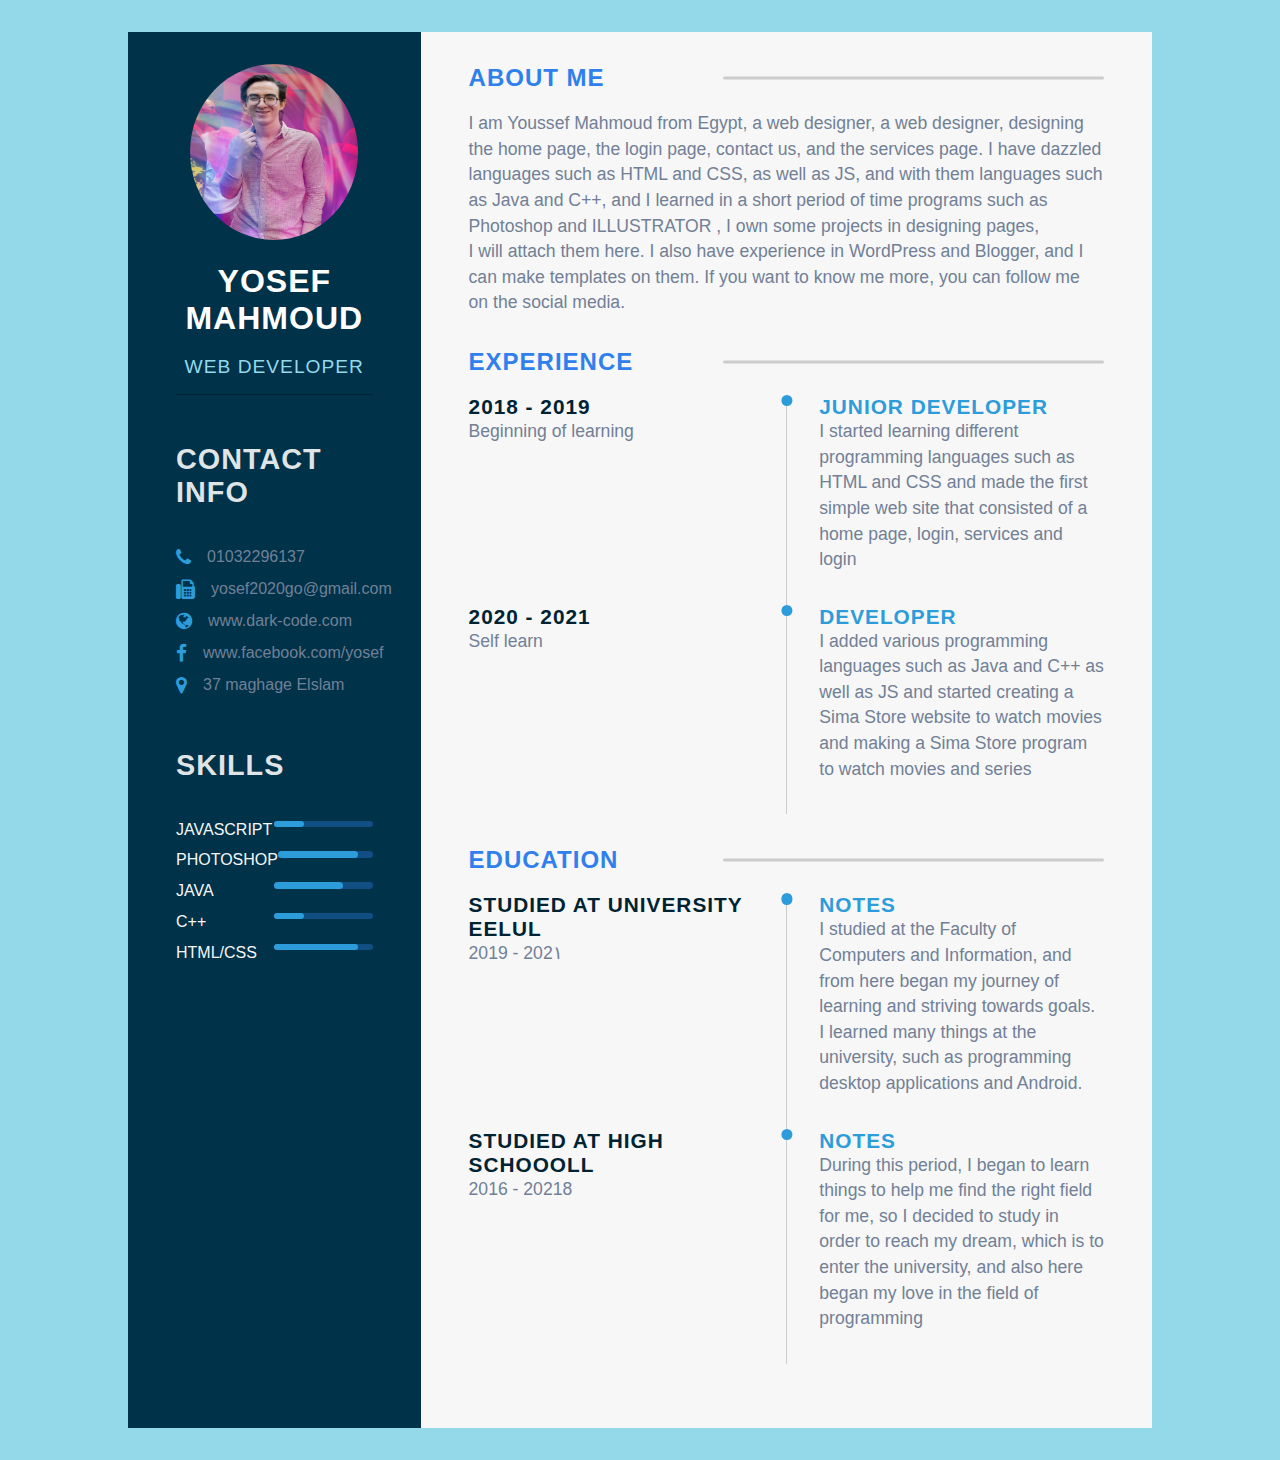
<file: assets/cv1/cv.html>
<!DOCTYPE html>
<html lang="en">

<head>
    <meta charset="UTF-8">
    <meta http-equiv="X-UA-Compatible" content="IE=edge">
    <meta name="viewport" content="width=device-width, initial-scale=1.0">
    <title>Resume</title>
    <link rel="preconnect" href="https://fonts.gstatic.com">
    <link rel="stylesheet" href="styles.css">
    <link href="https://fonts.googleapis.com/css2?family=Poppins:wght@100;300;400;600&display=swap" rel="stylesheet">
    <link rel="stylesheet" href="https://cdnjs.cloudflare.com/ajax/libs/font-awesome/4.7.0/css/font-awesome.min.css">
</head>

<body>
    <main class="main-content">
        <section class="left-section">
            <div class="left-content">
                <div class="profile">
                    <div class="image">
                        <img src="joo.jpeg" alt="">
                    </div>
                    <h2 class="name">Yosef mahmoud</h2>
                    <p class="career">web Developer</p>
                </div>
                <div class="contact-info">
                    <h3 class="main-title">Contact Info</h3>
                    <ul>
                        <li>
                            <i class="fa fa-phone"></i> 01032296137
                        </li>
                        <li>
                            <i class="fa fa-fax"></i> yosef2020go@gmail.com
                        </li>
                        <li>
                            <i class="fa fa-globe"></i> www.dark-code.com
                        </li>
                        <li>
                            <i class="fa fa-facebook"></i> www.facebook.com/yosef
                        </li>
                        <li>
                            <i class="fa fa-map-marker"></i> 37 maghage Elslam
                        </li>
                    </ul>
                </div>
                <div class="skills-section">
                    <h3 class="main-title">Skills</h3>
                    <ul>
                        <li>
                            <p class="skill-title">Javascript</p>
                            <div class="progress-bar">
                                <div class="progress js-progress"></div>
                            </div>
                        </li>
                        <li>
                            <p class="skill-title">Photoshop</p>
                            <div class="progress-bar">
                                <div class="progress ps-progress"></div>
                            </div>
                        </li>
                        <li>
                            <p class="skill-title">Java</p>
                            <div class="progress-bar">
                                <div class="progress j-progress"></div>
                            </div>
                        </li>
                        <li>
                            <p class="skill-title">C++</p>
                            <div class="progress-bar">
                                <div class="progress c-progress"></div>
                        </li>

                        <li>
                            <p class="skill-title">html/css</p>
                            <div class="progress-bar">
                                <div class="progress ps-progress"></div>
                            </div>
                        </li>
                    </ul>
                    </div>
        </section>
        <section class="right-section">
            <div class="right-main-content">
                <section class="about sect">
                    <h2 class="right-title">About Me</h2>
                    <p class="para">
                        I am Youssef Mahmoud from Egypt, a web designer, a web designer, designing the home page, the login page, contact us, and the services page. I have dazzled languages such as HTML and CSS, as well as JS, and with them languages such as Java and C++, and
                        I learned in a short period of time programs such as Photoshop and ILLUSTRATOR , I own some projects in designing pages,
                        <br> I will attach them here. I also have experience in WordPress and Blogger, and I can make templates on them. If you want to know me more, you can follow me on the social media.
                    </p>
                </section>

                <section class="experince sect">
                    <h2 class="right-title">Experience</h2>
                    <div class="timeline">
                        <div class="left-tl-content">
                            <h5 class="tl-title">2018 - 2019</h5>
                            <p class="para">Beginning of learning </p>
                        </div>
                        <div class="right-tl-content">
                            <div class="tl-content">
                                <h5 class="tl-title-2">Junior developer</h5>
                                <p class="para">
                                    I started learning different programming languages such as HTML and CSS and made the first simple web site that consisted of a home page, login, services and login </p>
                            </div>
                        </div>
                    </div>

                    <div class="timeline">
                        <div class="left-tl-content">
                            <h5 class="tl-title">2020 - 2021 </h5>
                            <p class="para">Self learn</p>
                        </div>
                        <div class="right-tl-content">
                            <div class="tl-content">
                                <h5 class="tl-title-2"> developer</h5>
                                <p class="para">
                                    I added various programming languages such as Java and C++ as well as JS and started creating a Sima Store website to watch movies and making a Sima Store program to watch movies and series </p>
                            </div>
                        </div>
                    </div>
                    <div class="timeline">

                </section>
                <section class="education sect">
                    <h2 class="right-title">Education</h2>
                    <div class="timeline">
                        <div class="left-tl-content">
                            <h5 class="tl-title">Studied at University EELUl</h5>
                            <p class="para">2019 - 202١</p>
                        </div>
                        <div class="right-tl-content">
                            <div class="tl-content">
                                <h5 class="tl-title-2">Notes</h5>
                                <p class="para">
                                    I studied at the Faculty of Computers and Information, and from here began my journey of learning and striving towards goals. I learned many things at the university, such as programming desktop applications and Android.
                                </p>
                            </div>
                        </div>
                    </div>
                    <div class="timeline">
                        <div class="left-tl-content">
                            <h5 class="tl-title">Studied at High Schoooll</h5>
                            <p class="para">2016 - 20218</p>
                        </div>
                        <div class="right-tl-content">
                            <div class="tl-content">
                                <h5 class="tl-title-2">Notes</h5>
                                <p class="para">
                                    During this period, I began to learn things to help me find the right field for me, so I decided to study in order to reach my dream, which is to enter the university, and also here began my love in the field of programming </p>
                            </div>
                        </div>
                    </div>

                </section>

                </div>
        </section>
    </main>
</body>

</html>
</file>
<file: assets/cv1/styles.css>
* {
    padding: 0;
    margin: 0;
    box-sizing: border-box;
    list-style: none;
    font-family: 'Nunito', sans-serif;
}

body {
    background-color: #94D9EA;
}

.main-content {
    min-height: 100vh;
    width: 80%;
    margin: 2rem auto;
    display: grid;
    grid-template-columns: repeat(7, 1fr);
}

.left-section {
    grid-column: span 2;
    height: 100%;
    background-color: #00324A;
}

.right-section {
    grid-column: span 5;
    background-color: #f7f7f7;
    height: 100%;
}

.left-content {
    padding: 2rem 3rem;
}

.profile {
    width: 100%;
    border-bottom: 1px solid #002333;
}

.image {
    text-align: center;
}

.profile img {
    min-width: 168px;
    border-radius: 50%;
    max-height: 11rem;
    max-width: 225px !important;
}

.name {
    font-size: 2rem;
    color: white;
    text-align: center;
    text-transform: uppercase;
    letter-spacing: 1px;
    padding: 1.2rem 0;
}

.career {
    font-size: 1.2rem;
    color: #94D9EA;
    text-align: center;
    text-transform: uppercase;
    letter-spacing: 1px;
    padding-bottom: 1rem;
}

.main-title {
    font-size: 1.8rem;
    text-transform: uppercase;
    letter-spacing: 1px;
    color: #f7f7f7ec;
    padding-top: 3rem;
}

.contact-info ul {
    padding-top: 2rem;
}

.contact-info ul li {
    padding: .4rem 0;
    display: flex;
    align-items: center;
    color: #718096;
}

.contact-info ul li i {
    padding-right: 1rem;
    font-size: 1.2rem;
    color: #2D9CDB;
}

.skills-section ul {
    padding-top: 2rem;
}

.skills-section ul li {
    display: grid;
    grid-template-columns: repeat(2, 1fr);
    padding: .4rem 0;
}

.progress-bar {
    width: 100%;
    height: .4rem;
    background-color: #2f81ed5b;
    position: relative;
    border-radius: 12px;
}

.progress {
    height: 100%;
    position: absolute;
    left: 0;
    background-color: #2D9CDB;
    border-radius: 12px;
}

.js-progress {
    width: 30%;
}

.ps-progress {
    width: 85%;
}

.j-progress {
    width: 70%;
}

.c-progress {
    width: 30%;
}

.w-progress {
    width: 78%;
}

.skill-title {
    text-transform: uppercase;
    color: #f7f7f7;
    font-size: 1rem;
}

.sub-title {
    padding-top: 2rem;
    font-size: 1.2rem;
    text-transform: uppercase;
    color: #f7f7f7;
}

.sub-para {
    color: #ccc;
    padding: .4rem 0;
}

.references-section li {
    color: #ccc;
    padding: .2rem 0;
}

.references-section li i {
    padding-right: .5rem;
    font-size: 1.2rem;
    color: #2D9CDB;
}

.right-main-content {
    padding: 2rem 3rem;
}

.right-title {
    letter-spacing: 1px;
    text-transform: uppercase;
    color: #2F80ED;
    margin-bottom: 1.2rem;
    position: relative;
}

.right-title::after {
    content: "";
    position: absolute;
    width: 60%;
    height: .2rem;
    background-color: #ccc;
    border-radius: 12px;
    right: 0;
    top: 50%;
    transform: translateY(-50%);
}

.para {
    line-height: 1.6rem;
    color: #718096;
    font-size: 1.1rem;
}

.sect {
    padding-bottom: 2rem;
}

.timeline {
    display: grid;
    grid-template-columns: repeat(2, 1fr);
}

.tl-title {
    letter-spacing: 1px;
    font-size: 1.3rem;
    color: #002333;
    text-transform: uppercase;
}

.tl-title-2 {
    letter-spacing: 1px;
    font-size: 1.3rem;
    color: #2D9CDB;
    text-transform: uppercase;
}

.tl-content {
    border-left: 1px solid #ccc;
    padding-left: 2rem;
    position: relative;
    padding-bottom: 2rem;
}

.tl-title-2::before {
    content: "";
    position: absolute;
    width: .7rem;
    height: .7rem;
    background-color: #2D9CDB;
    border-radius: 50%;
    transform: translateX(-50%);
    left: 0;
}


/*Media Querries*/

@media screen and (max-width:823px) {
    .right-title::after {
        width: 40%;
    }
}

@media screen and (max-width:681px) {
    .right-title::after {
        width: 30%;
    }
}

@media screen and (max-width:780px) {
    .timeline {
        grid-template-columns: repeat(1, 1fr);
    }
}

@media screen and (max-width:780px) {
    .left-section {
        grid-column: span 3;
    }
    .right-section {
        grid-column: span 4;
    }
}

@media screen and (max-width:1200px) {
    .main-content {
        grid-template-columns: repeat(1, 1fr);
    }
}

@media screen and (max-width:700px) {}

@media screen and (max-width:390px) {
    .name {
        font-size: 1.5rem;
    }
}
</file>
